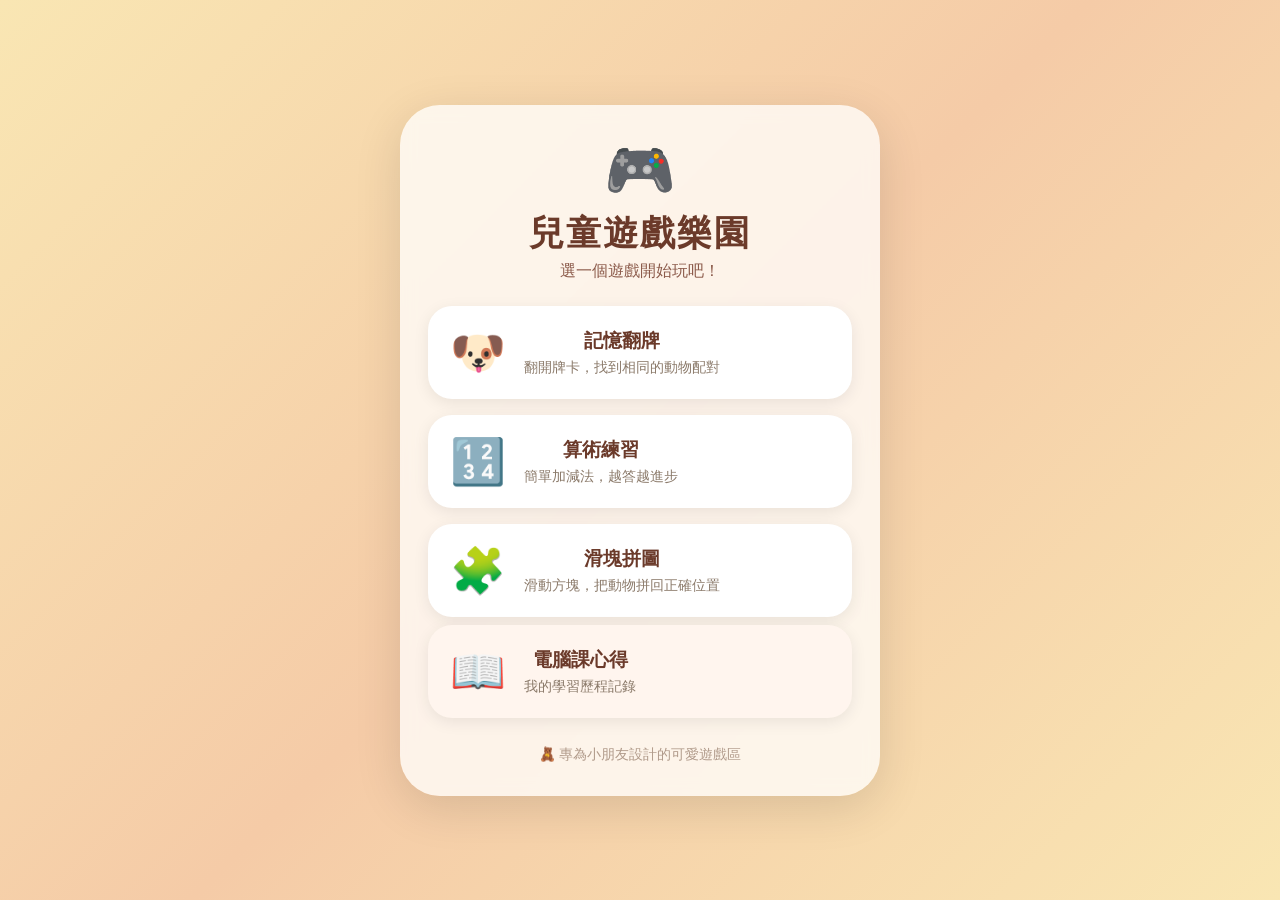
<file: index.html>
<!DOCTYPE html>
<html lang="zh-TW">
<head>
<meta charset="UTF-8">
<meta name="viewport" content="width=device-width, initial-scale=1.0">
<title>🎮 兒童遊戲樂園</title>
<link rel="stylesheet" href="style.css">
<style>
  .container { max-width: 480px; }
  h1 { font-size: 2.2rem; }
  .hero-emoji { font-size: 3.6rem; display: block; margin-bottom: 6px; }
  .game-grid { margin-top: 24px; }
  footer { margin-top: 28px; font-size: 0.85rem; color: #b09a8a; }
</style>
</head>
<body>
<div class="container">
  <span class="hero-emoji">🎮</span>
  <h1>兒童遊戲樂園</h1>
  <p class="subtitle">選一個遊戲開始玩吧！</p>

  <div class="game-grid">
    <a href="memory.html" class="game-card">
      <div class="game-icon">🐶</div>
      <div class="game-info">
        <h2>記憶翻牌</h2>
        <p>翻開牌卡，找到相同的動物配對</p>
      </div>
    </a>
    <a href="math.html" class="game-card">
      <div class="game-icon">🔢</div>
      <div class="game-info">
        <h2>算術練習</h2>
        <p>簡單加減法，越答越進步</p>
      </div>
    </a>
    <a href="puzzle.html" class="game-card">
      <div class="game-icon">🧩</div>
      <div class="game-info">
        <h2>滑塊拼圖</h2>
        <p>滑動方塊，把動物拼回正確位置</p>
      </div>
    </a>
  </div>

  <div class="game-grid" style="margin-top:8px;">
    <a href="journal.html" class="game-card" style="background:#fff5ee;">
      <div class="game-icon">📖</div>
      <div class="game-info">
        <h2>電腦課心得</h2>
        <p>我的學習歷程記錄</p>
      </div>
    </a>
  </div>
  <footer>🧸 專為小朋友設計的可愛遊戲區</footer>
</div>
</body>
</html>
</file>
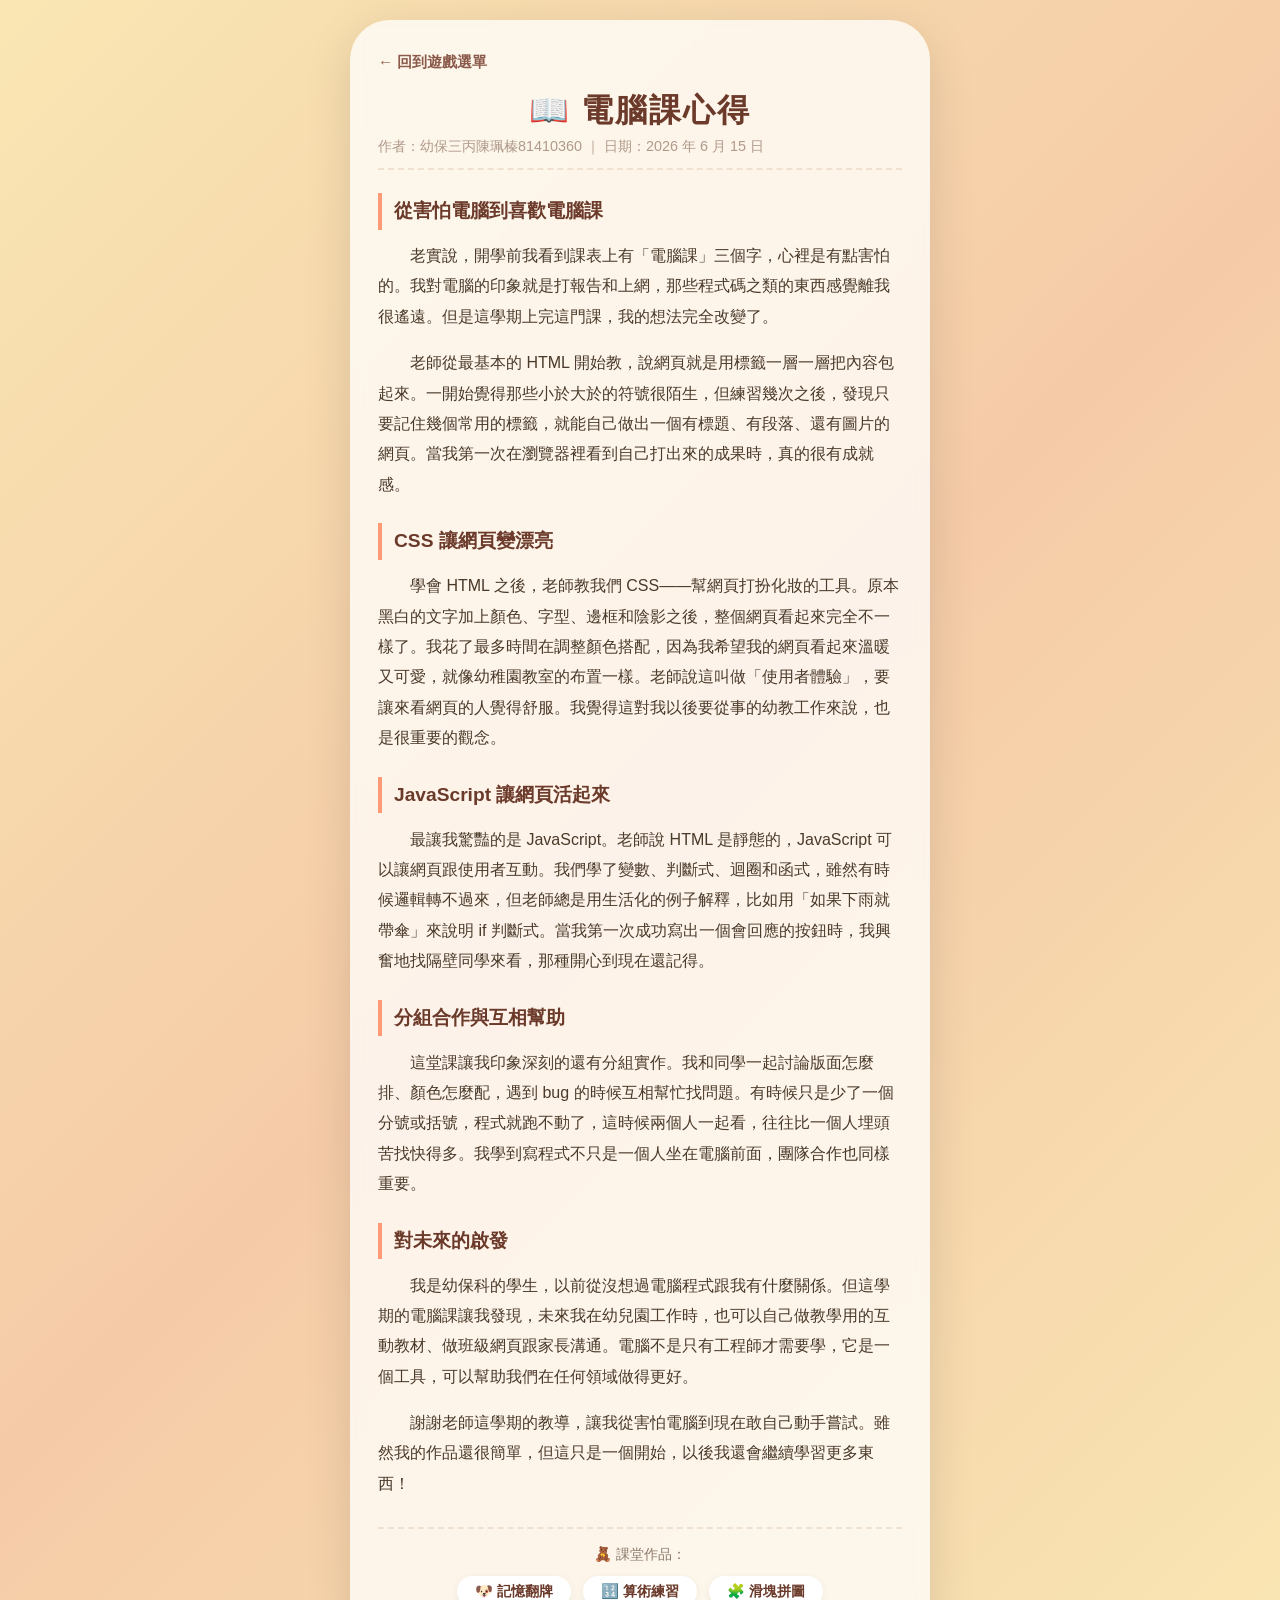
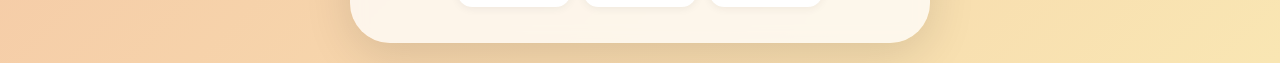
<file: journal.html>
<!DOCTYPE html>
<html lang="zh-TW">
<head>
<meta charset="UTF-8">
<meta name="viewport" content="width=device-width, initial-scale=1.0">
<title>📖 電腦課心得</title>
<link rel="stylesheet" href="style.css">
<style>
  .container { max-width: 580px; }
  .article {
    text-align: left;
    font-size: 1rem;
    line-height: 1.9;
    color: #4a3a2a;
    margin-top: 8px;
  }
  .article p { margin-bottom: 1em; text-indent: 2em; }
  .article h2 {
    font-size: 1.2rem;
    color: #6b3a2a;
    margin: 1.2em 0 0.6em;
    text-indent: 0;
    border-left: 4px solid #ff9a76;
    padding-left: 12px;
  }
  .meta {
    text-align: left;
    font-size: 0.9rem;
    color: #b09a8a;
    margin-bottom: 20px;
    padding-bottom: 12px;
    border-bottom: 2px dashed #f0e0d0;
  }
  .game-links {
    margin-top: 28px;
    padding-top: 16px;
    border-top: 2px dashed #f0e0d0;
  }
  .game-links p {
    font-size: 0.9rem;
    color: #8b7a6a;
    margin-bottom: 8px;
    text-indent: 0;
  }
  .game-links a {
    display: inline-block;
    background: #fff;
    border-radius: 40px;
    padding: 6px 18px;
    margin: 4px;
    text-decoration: none;
    font-size: 0.9rem;
    font-weight: 600;
    color: #6b3a2a;
    box-shadow: 0 2px 8px rgba(0,0,0,0.06);
    transition: transform 0.15s;
  }
  .game-links a:hover { transform: translateY(-2px); }
</style>
</head>
<body>
<div class="container">
  <nav><a href="index.html">← 回到遊戲選單</a></nav>
  <h1>📖 電腦課心得</h1>
  <div class="meta">作者：幼保三丙陳珮榛81410360 ｜ 日期：2026 年 6 月 15 日</div>

  <div class="article">

    <h2>從害怕電腦到喜歡電腦課</h2>
    <p>
      老實說，開學前我看到課表上有「電腦課」三個字，心裡是有點害怕的。我對電腦的印象就是打報告和上網，那些程式碼之類的東西感覺離我很遙遠。但是這學期上完這門課，我的想法完全改變了。
    </p>
    <p>
      老師從最基本的 HTML 開始教，說網頁就是用標籤一層一層把內容包起來。一開始覺得那些小於大於的符號很陌生，但練習幾次之後，發現只要記住幾個常用的標籤，就能自己做出一個有標題、有段落、還有圖片的網頁。當我第一次在瀏覽器裡看到自己打出來的成果時，真的很有成就感。
    </p>

    <h2>CSS 讓網頁變漂亮</h2>
    <p>
      學會 HTML 之後，老師教我們 CSS——幫網頁打扮化妝的工具。原本黑白的文字加上顏色、字型、邊框和陰影之後，整個網頁看起來完全不一樣了。我花了最多時間在調整顏色搭配，因為我希望我的網頁看起來溫暖又可愛，就像幼稚園教室的布置一樣。老師說這叫做「使用者體驗」，要讓來看網頁的人覺得舒服。我覺得這對我以後要從事的幼教工作來說，也是很重要的觀念。
    </p>

    <h2>JavaScript 讓網頁活起來</h2>
    <p>
      最讓我驚豔的是 JavaScript。老師說 HTML 是靜態的，JavaScript 可以讓網頁跟使用者互動。我們學了變數、判斷式、迴圈和函式，雖然有時候邏輯轉不過來，但老師總是用生活化的例子解釋，比如用「如果下雨就帶傘」來說明 if 判斷式。當我第一次成功寫出一個會回應的按鈕時，我興奮地找隔壁同學來看，那種開心到現在還記得。
    </p>

    <h2>分組合作與互相幫助</h2>
    <p>
      這堂課讓我印象深刻的還有分組實作。我和同學一起討論版面怎麼排、顏色怎麼配，遇到 bug 的時候互相幫忙找問題。有時候只是少了一個分號或括號，程式就跑不動了，這時候兩個人一起看，往往比一個人埋頭苦找快得多。我學到寫程式不只是一個人坐在電腦前面，團隊合作也同樣重要。
    </p>

    <h2>對未來的啟發</h2>
    <p>
      我是幼保科的學生，以前從沒想過電腦程式跟我有什麼關係。但這學期的電腦課讓我發現，未來我在幼兒園工作時，也可以自己做教學用的互動教材、做班級網頁跟家長溝通。電腦不是只有工程師才需要學，它是一個工具，可以幫助我們在任何領域做得更好。
    </p>
    <p>
      謝謝老師這學期的教導，讓我從害怕電腦到現在敢自己動手嘗試。雖然我的作品還很簡單，但這只是一個開始，以後我還會繼續學習更多東西！
    </p>

  </div>

  <div class="game-links">
    <p>🧸 課堂作品：</p>
    <a href="memory.html">🐶 記憶翻牌</a>
    <a href="math.html">🔢 算術練習</a>
    <a href="puzzle.html">🧩 滑塊拼圖</a>
  </div>
</div>
</body>
</html>
</file>
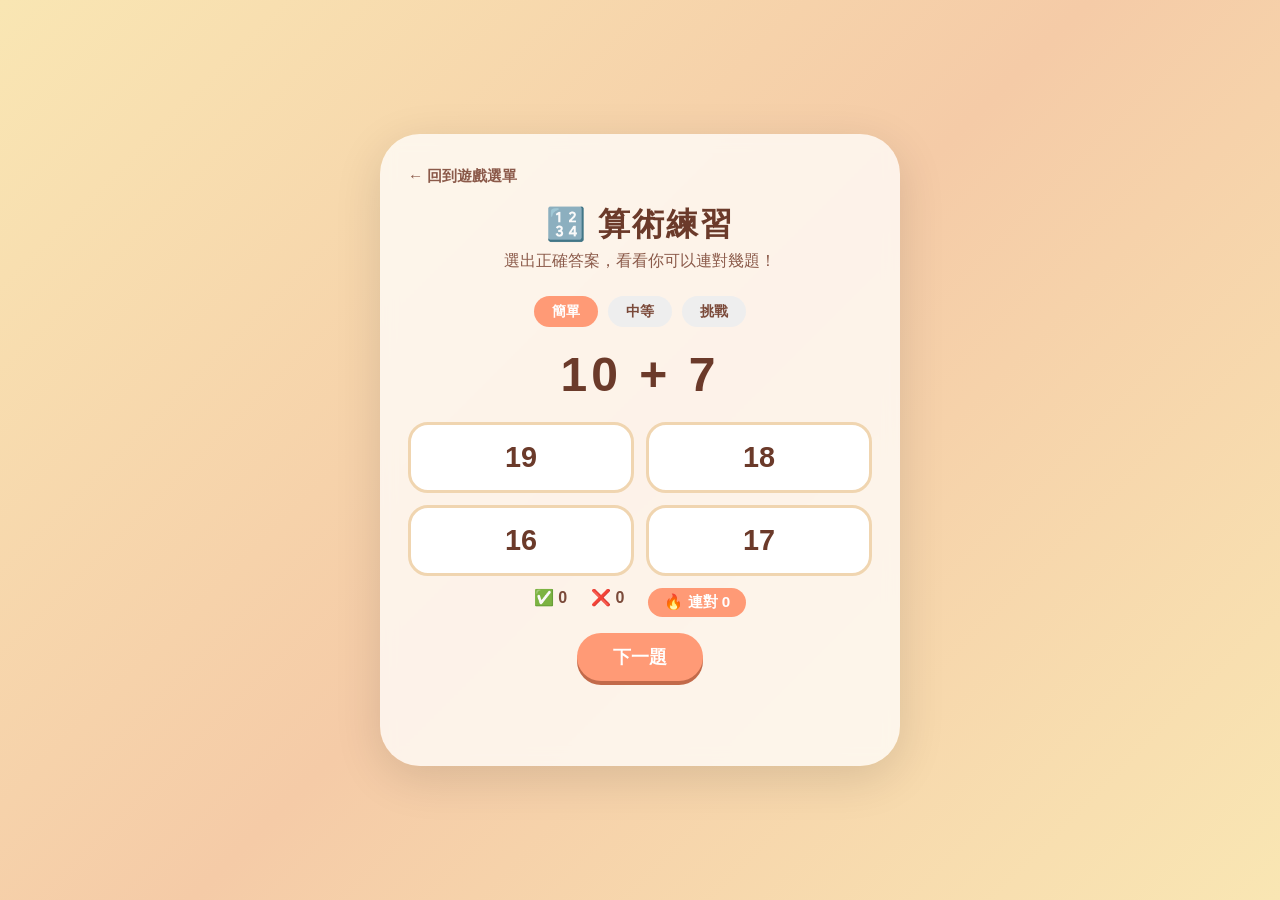
<file: math.html>
<!DOCTYPE html>
<html lang="zh-TW">
<head>
<meta charset="UTF-8">
<meta name="viewport" content="width=device-width, initial-scale=1.0">
<title>🔢 算術練習</title>
<link rel="stylesheet" href="style.css">
<style>
  .question {
    font-size: 3rem;
    font-weight: 800;
    color: #6b3a2a;
    margin: 20px 0;
    letter-spacing: 4px;
  }
  .options {
    display: grid;
    grid-template-columns: 1fr 1fr;
    gap: 12px;
    margin-bottom: 12px;
  }
  .opt-btn {
    background: #fff;
    border: 3px solid #f0d5b0;
    border-radius: 20px;
    padding: 16px;
    font-size: 1.8rem;
    font-weight: 700;
    color: #6b3a2a;
    cursor: pointer;
    transition: all 0.15s;
  }
  .opt-btn:hover { border-color: #ff9a76; background: #fff5ee; }
  .opt-btn:active { transform: scale(0.95); }
  .opt-btn.correct { border-color: #4caf50; background: #e8f5e9; }
  .opt-btn.wrong { border-color: #f44336; background: #ffebee; }
  .score-row {
    display: flex;
    justify-content: center;
    gap: 24px;
    font-size: 1rem;
    color: #7b4a3a;
    font-weight: 600;
    margin-bottom: 16px;
  }
  .streak {
    background: #ff9a76;
    color: #fff;
    border-radius: 40px;
    padding: 4px 16px;
    font-size: 0.95rem;
    font-weight: 700;
  }
  .select-diff {
    display: flex;
    justify-content: center;
    gap: 10px;
    margin-bottom: 12px;
  }
  .diff-btn {
    background: #eee;
    border: none;
    border-radius: 30px;
    padding: 6px 18px;
    font-size: 0.9rem;
    font-weight: 600;
    color: #7b4a3a;
    cursor: pointer;
  }
  .diff-btn.active { background: #ff9a76; color: #fff; }
</style>
</head>
<body>
<div class="container">
  <nav><a href="index.html">← 回到遊戲選單</a></nav>
  <h1>🔢 算術練習</h1>
  <p class="subtitle">選出正確答案，看看你可以連對幾題！</p>

  <div class="select-diff">
    <button class="diff-btn active" data-diff="easy">簡單</button>
    <button class="diff-btn" data-diff="medium">中等</button>
    <button class="diff-btn" data-diff="hard">挑戰</button>
  </div>

  <div class="question" id="question">3 + 5</div>
  <div class="options" id="options"></div>

  <div class="score-row">
    <span>✅ <span id="correct">0</span></span>
    <span>❌ <span id="wrong">0</span></span>
    <span class="streak" id="streak">🔥 連對 0</span>
  </div>
  <button class="btn" id="nextBtn">下一題</button>
  <div class="msg" id="msg"></div>
</div>
<script>
  let difficulty = 'easy';
  let totalCorrect = 0, totalWrong = 0, streak = 0;
  let currentAnswer = 0;
  let answered = false;

  function genQuestion(diff) {
    let a, b, op;
    const max = diff === 'easy' ? 10 : diff === 'medium' ? 30 : 50;
    a = Math.floor(Math.random() * max) + 1;
    if (diff === 'hard' && Math.random() < 0.4) {
      b = Math.floor(Math.random() * a) + 1;
      op = '-';
    } else {
      b = Math.floor(Math.random() * max) + 1;
      op = Math.random() < 0.5 ? '+' : '-';
    }
    if (op === '-' && a < b) [a, b] = [b, a];
    currentAnswer = op === '+' ? a + b : a - b;
    return `${a} ${op} ${b}`;
  }

  function genOptions(correct) {
    const opts = new Set([correct]);
    while (opts.size < 4) {
      let offset = Math.floor(Math.random() * 7) - 3;
      if (offset === 0) offset = 1;
      let v = correct + offset;
      if (v >= 0) opts.add(v);
    }
    return [...opts].sort(() => Math.random() - 0.5);
  }

  function newQuestion() {
    answered = false;
    document.getElementById('msg').textContent = '';
    const q = genQuestion(difficulty);
    document.getElementById('question').textContent = q;
    const opts = genOptions(currentAnswer);
    const container = document.getElementById('options');
    container.innerHTML = '';
    opts.forEach(v => {
      const btn = document.createElement('button');
      btn.className = 'opt-btn';
      btn.textContent = v;
      btn.addEventListener('click', () => handleAnswer(btn, v));
      container.appendChild(btn);
    });
  }

  function handleAnswer(btn, val) {
    if (answered) return;
    answered = true;
    if (val === currentAnswer) {
      btn.classList.add('correct');
      totalCorrect++;
      streak++;
      document.getElementById('correct').textContent = totalCorrect;
      document.getElementById('streak').textContent = '🔥 連對 ' + streak;
    } else {
      btn.classList.add('wrong');
      totalWrong++;
      streak = 0;
      document.getElementById('wrong').textContent = totalWrong;
      document.getElementById('streak').textContent = '🔥 連對 0';
      document.querySelectorAll('.opt-btn').forEach(b => {
        if (parseInt(b.textContent) === currentAnswer) b.classList.add('correct');
      });
    }
  }

  document.getElementById('nextBtn').addEventListener('click', newQuestion);
  document.querySelectorAll('.diff-btn').forEach(btn => {
    btn.addEventListener('click', () => {
      document.querySelectorAll('.diff-btn').forEach(b => b.classList.remove('active'));
      btn.classList.add('active');
      difficulty = btn.dataset.diff;
      totalCorrect = 0; totalWrong = 0; streak = 0;
      document.getElementById('correct').textContent = '0';
      document.getElementById('wrong').textContent = '0';
      document.getElementById('streak').textContent = '🔥 連對 0';
      newQuestion();
    });
  });

  newQuestion();
</script>
</body>
</html>
</file>
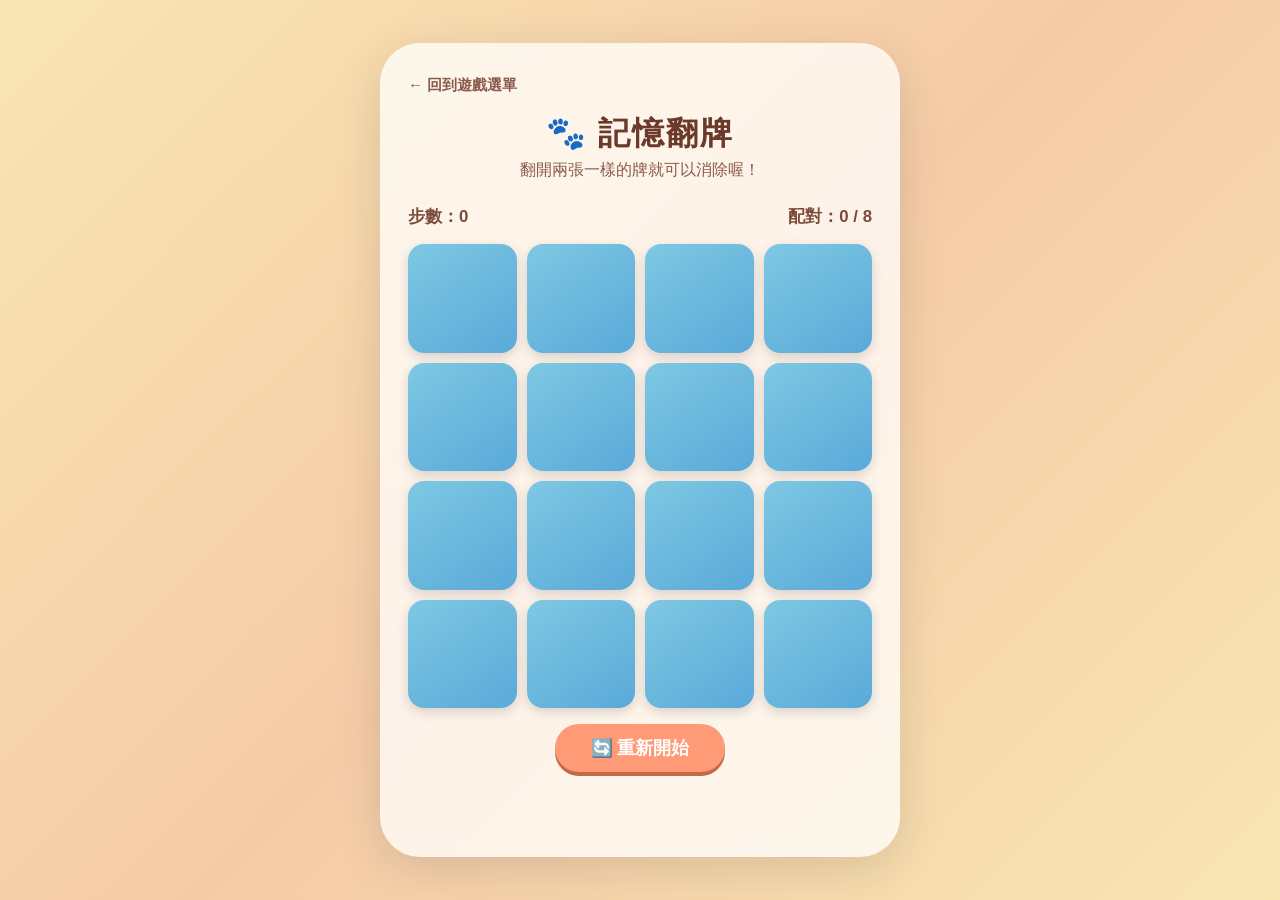
<file: memory.html>
<!DOCTYPE html>
<html lang="zh-TW">
<head>
<meta charset="UTF-8">
<meta name="viewport" content="width=device-width, initial-scale=1.0">
<title>🐶 記憶翻牌</title>
<link rel="stylesheet" href="style.css">
<style>
  .grid {
    display: grid;
    grid-template-columns: repeat(4, 1fr);
    gap: 10px;
    margin-bottom: 16px;
  }
  .card {
    aspect-ratio: 1;
    border: none;
    border-radius: 16px;
    font-size: 2.4rem;
    cursor: pointer;
    transition: transform 0.25s ease, box-shadow 0.25s ease;
    background: linear-gradient(145deg, #7ec8e3, #5aa9d9);
    box-shadow: 0 4px 12px rgba(0,0,0,0.15);
    display: flex;
    align-items: center;
    justify-content: center;
    color: transparent;
    user-select: none;
  }
  .card:active:not(.matched):not(.flipped) { transform: scale(0.94); }
  .card.flipped, .card.matched {
    background: #fff;
    box-shadow: 0 2px 8px rgba(0,0,0,0.1);
    color: #333;
    cursor: default;
  }
  .card.matched {
    background: #c8f7c5;
    cursor: default;
    pointer-events: none;
  }
  @media (max-width: 400px) { .card { font-size: 1.8rem; } }
</style>
</head>
<body>
<div class="container">
  <nav><a href="index.html">← 回到遊戲選單</a></nav>
  <h1>🐾 記憶翻牌</h1>
  <p class="subtitle">翻開兩張一樣的牌就可以消除喔！</p>
  <div class="info-bar">
    <span>步數：<span id="moves">0</span></span>
    <span>配對：<span id="pairs">0</span> / 8</span>
  </div>
  <div class="grid" id="grid"></div>
  <button class="btn" id="restartBtn">🔄 重新開始</button>
  <div class="msg" id="winMsg"></div>
</div>
<script>
  const EMOJIS = ['🐶','🐱','🐼','🐸','🐰','🦊','🐯','🐮'];
  let cards = [], flipped = [], matched = 0, moves = 0, lock = false;

  function shuffle(a) {
    for (let i = a.length - 1; i > 0; i--) {
      const j = Math.floor(Math.random() * (i + 1));
      [a[i], a[j]] = [a[j], a[i]];
    }
    return a;
  }

  function init() {
    const grid = document.getElementById('grid');
    grid.innerHTML = '';
    flipped = []; matched = 0; moves = 0; lock = false;
    document.getElementById('moves').textContent = '0';
    document.getElementById('pairs').textContent = '0';
    document.getElementById('winMsg').textContent = '';
    cards = shuffle([...EMOJIS, ...EMOJIS]);
    cards.forEach((emoji, i) => {
      const btn = document.createElement('button');
      btn.className = 'card';
      btn.dataset.index = i;
      btn.addEventListener('click', () => flip(i));
      grid.appendChild(btn);
    });
  }

  function flip(i) {
    if (lock) return;
    const btn = document.querySelectorAll('.card')[i];
    if (btn.classList.contains('flipped') || btn.classList.contains('matched')) return;
    if (flipped.length === 2) return;
    btn.classList.add('flipped');
    btn.textContent = cards[i];
    flipped.push(i);
    if (flipped.length === 2) {
      moves++;
      document.getElementById('moves').textContent = moves;
      checkMatch();
    }
  }

  function checkMatch() {
    const [a, b] = flipped;
    const btns = document.querySelectorAll('.card');
    if (cards[a] === cards[b]) {
      btns[a].classList.remove('flipped');
      btns[a].classList.add('matched');
      btns[b].classList.remove('flipped');
      btns[b].classList.add('matched');
      matched++;
      document.getElementById('pairs').textContent = matched;
      flipped = [];
      if (matched === 8) {
        document.getElementById('winMsg').textContent = '🎉 你贏了！太棒啦！';
      }
    } else {
      lock = true;
      setTimeout(() => {
        btns[a].classList.remove('flipped');
        btns[a].textContent = '';
        btns[b].classList.remove('flipped');
        btns[b].textContent = '';
        flipped = [];
        lock = false;
      }, 700);
    }
  }

  document.getElementById('restartBtn').addEventListener('click', init);
  init();
</script>
</body>
</html>
</file>
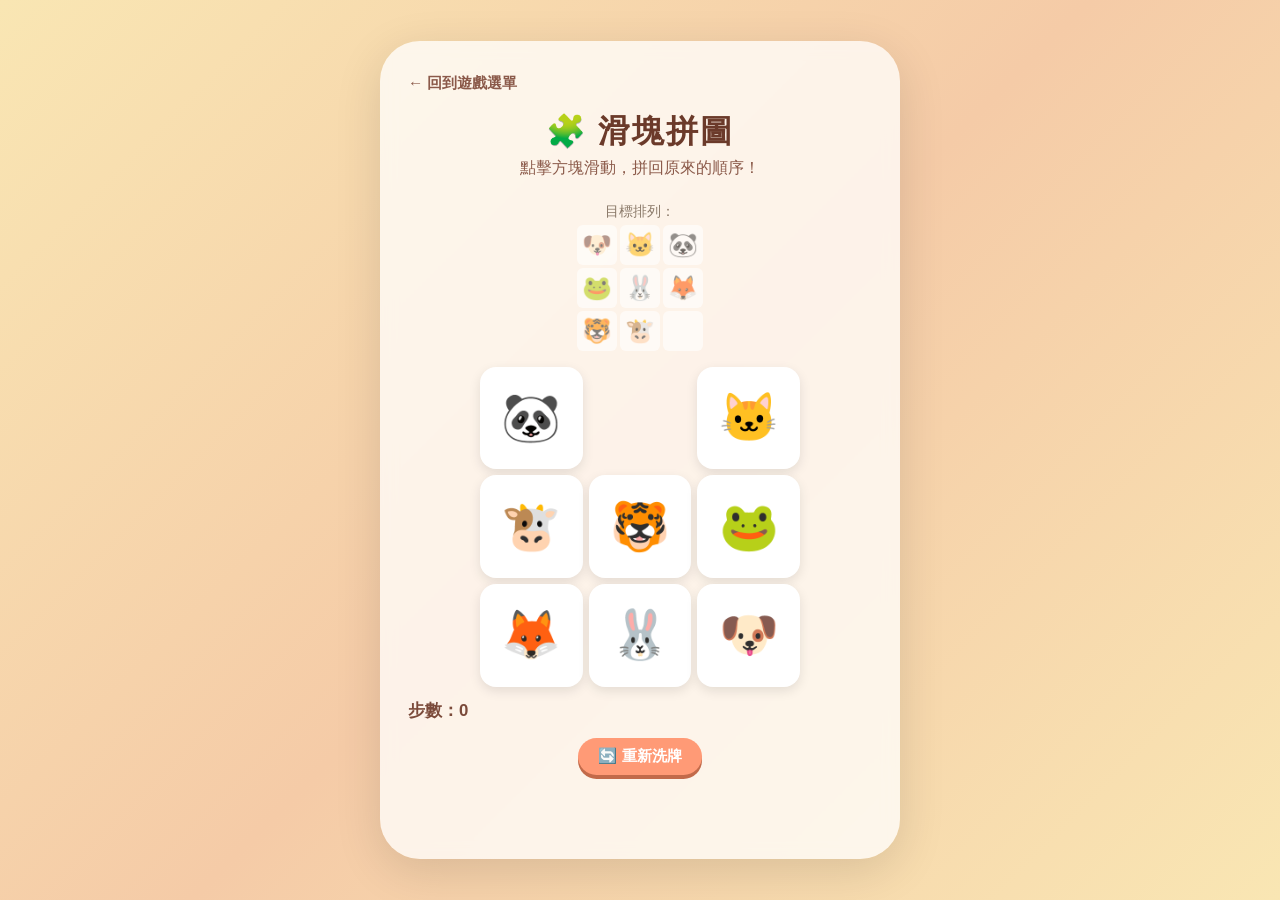
<file: puzzle.html>
<!DOCTYPE html>
<html lang="zh-TW">
<head>
<meta charset="UTF-8">
<meta name="viewport" content="width=device-width, initial-scale=1.0">
<title>🧩 滑塊拼圖</title>
<link rel="stylesheet" href="style.css">
<style>
  .puzzle-wrapper {
    display: flex;
    flex-direction: column;
    align-items: center;
    margin-bottom: 12px;
  }
  .preview {
    display: grid;
    grid-template-columns: repeat(3, 40px);
    gap: 3px;
    margin-bottom: 16px;
    opacity: 0.6;
  }
  .preview div {
    width: 40px;
    height: 40px;
    background: #fff;
    border-radius: 6px;
    font-size: 1.5rem;
    display: flex;
    align-items: center;
    justify-content: center;
  }
  .puzzle-grid {
    display: grid;
    grid-template-columns: repeat(3, 1fr);
    gap: 6px;
    width: 100%;
    max-width: 320px;
  }
  .tile {
    aspect-ratio: 1;
    border: none;
    border-radius: 16px;
    font-size: 3rem;
    cursor: pointer;
    background: #fff;
    box-shadow: 0 4px 12px rgba(0,0,0,0.1);
    display: flex;
    align-items: center;
    justify-content: center;
    transition: transform 0.12s;
  }
  .tile:active:not(.empty) { transform: scale(0.92); }
  .tile.empty {
    background: transparent;
    box-shadow: none;
    cursor: default;
    pointer-events: none;
  }
  .info-bar { margin-top: 8px; }
  .controls {
    display: flex;
    gap: 10px;
    justify-content: center;
    flex-wrap: wrap;
    margin-top: 8px;
  }
  .hint {
    background: #f0d5b0;
    border-radius: 20px;
    padding: 6px 16px;
    font-size: 0.85rem;
    color: #6b3a2a;
    margin-bottom: 12px;
  }
  .tile.correct-pos {
    box-shadow: 0 0 0 3px #c8f7c5;
  }
</style>
</head>
<body>
<div class="container">
  <nav><a href="index.html">← 回到遊戲選單</a></nav>
  <h1>🧩 滑塊拼圖</h1>
  <p class="subtitle">點擊方塊滑動，拼回原來的順序！</p>

  <div class="puzzle-wrapper">
    <div style="font-size:0.85rem;color:#8b7a6a;margin-bottom:4px;">目標排列：</div>
    <div class="preview" id="preview"></div>
    <div class="puzzle-grid" id="puzzle"></div>
  </div>

  <div class="info-bar">
    <span>步數：<span id="moves">0</span></span>
  </div>
  <div class="controls">
    <button class="btn btn-small" id="restartBtn">🔄 重新洗牌</button>
  </div>
  <div class="msg" id="winMsg"></div>
</div>
<script>
  const TARGET = ['🐶','🐱','🐼','🐸','🐰','🦊','🐯','🐮',''];
  const SIZE = 3;

  let board = [];
  let moves = 0;

  function shuffleBoard() {
    do {
      const arr = [...TARGET];
      for (let i = arr.length - 1; i > 0; i--) {
        const j = Math.floor(Math.random() * (i + 1));
        [arr[i], arr[j]] = [arr[j], arr[i]];
      }
      board = arr;
    } while (!isSolvable(board) || isSolved(board));
  }

  function isSolvable(arr) {
    let inv = 0;
    const flat = arr.filter(v => v !== '').map(v => TARGET.indexOf(v));
    for (let i = 0; i < flat.length; i++)
      for (let j = i + 1; j < flat.length; j++)
        if (flat[i] > flat[j]) inv++;
    const emptyRow = Math.floor(arr.indexOf('') / SIZE);
    const gridSize = SIZE;
    if (gridSize % 2 === 1) return inv % 2 === 0;
    return (inv + emptyRow) % 2 === 1;
  }

  function isSolved(arr) {
    return arr.every((v, i) => v === TARGET[i]);
  }

  function getEmpty() {
    return board.indexOf('');
  }

  function canMove(idx) {
    const empty = getEmpty();
    const er = Math.floor(empty / SIZE), ec = empty % SIZE;
    const ir = Math.floor(idx / SIZE), ic = idx % SIZE;
    return (Math.abs(er - ir) + Math.abs(ec - ic)) === 1;
  }

  function moveTile(idx) {
    if (!canMove(idx)) return false;
    const empty = getEmpty();
    [board[idx], board[empty]] = [board[empty], board[idx]];
    moves++;
    document.getElementById('moves').textContent = moves;
    render();
    if (isSolved(board)) {
      document.getElementById('winMsg').textContent = '🎉 拼好了！你好厲害！';
    }
    return true;
  }

  function render() {
    const grid = document.getElementById('puzzle');
    grid.innerHTML = '';
    board.forEach((v, i) => {
      const btn = document.createElement('button');
      btn.className = 'tile' + (v === '' ? ' empty' : '');
      btn.textContent = v;
      if (v !== '') {
        const solvedPos = TARGET.indexOf(v);
        if (i === solvedPos) btn.classList.add('correct-pos');
        btn.addEventListener('click', () => moveTile(i));
      }
      grid.appendChild(btn);
    });
  }

  function renderPreview() {
    const p = document.getElementById('preview');
    p.innerHTML = '';
    TARGET.forEach(v => {
      const d = document.createElement('div');
      d.textContent = v;
      p.appendChild(d);
    });
  }

  function init() {
    moves = 0;
    document.getElementById('moves').textContent = '0';
    document.getElementById('winMsg').textContent = '';
    shuffleBoard();
    render();
    renderPreview();
  }

  document.getElementById('restartBtn').addEventListener('click', init);
  init();
</script>
</body>
</html>
</file>
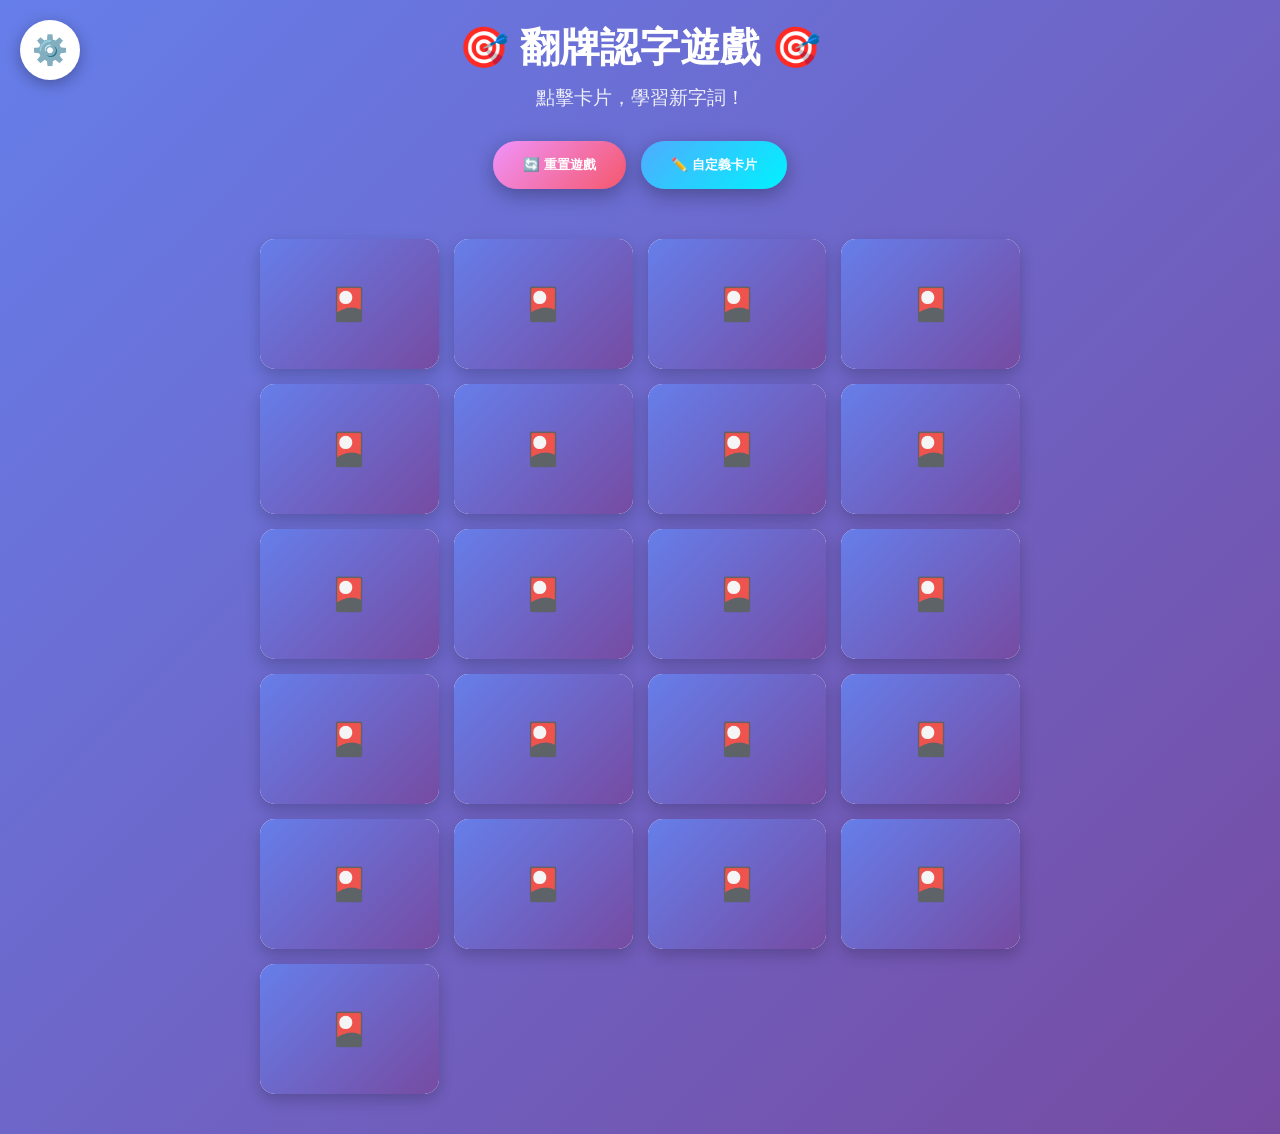
<file: 幼兒index.html>
<!DOCTYPE html>
<html lang="zh-HK">
<head>
<meta charset="UTF-8">
<meta name="viewport" content="width=device-width, initial-scale=1.0">
<title>翻牌認字遊戲 🎮</title>
<style>
*{margin:0;padding:0;box-sizing:border-box}body{font-family:'Comic Sans MS','Microsoft JhengHei',cursive,sans-serif;background:linear-gradient(135deg,#667eea,#764ba2);min-height:100vh;padding:20px}.container{max-width:1200px;margin:0 auto}header{text-align:center;margin-bottom:30px;color:white}h1{font-size:2.5rem;margin-bottom:10px}.subtitle{font-size:1.2rem;opacity:0.9}.controls{display:flex;justify-content:center;gap:15px;margin-bottom:30px}.btn{padding:15px 30px;border:none;border-radius:50px;cursor:pointer;font-weight:bold;box-shadow:0 6px 20px rgba(0,0,0,0.3)}.btn-reset{background:linear-gradient(135deg,#f093fb,#f5576c);color:white}.btn-custom{background:linear-gradient(135deg,#4facfe,#00f2fe);color:white}.btn:hover{transform:translateY(-3px)}.cards-grid{display:grid;grid-template-columns:repeat(4,1fr);gap:15px;padding:20px;max-width:800px;margin:0 auto}.card{background:white;border-radius:15px;height:130px;perspective:1000px;cursor:pointer;box-shadow:0 6px 15px rgba(0,0,0,0.2);position:relative}.card-inner{position:relative;width:100%;height:100%;transition:transform 0.6s;transform-style:preserve-3d}.card.flipped .card-inner{transform:rotateY(180deg)}.card-front,.card-back{position:absolute;width:100%;height:100%;backface-visibility:hidden;display:flex;align-items:center;justify-content:center;border-radius:15px}.card-front{background:linear-gradient(135deg,#667eea,#764ba2);color:white;font-size:2rem;overflow:hidden}.card-front img{width:100%;height:100%;object-fit:cover}.card-back{background:white;transform:rotateY(180deg);font-size:1.8rem;font-weight:bold;color:#333}.card-back img{max-width:90%;max-height:90%;object-fit:contain}.admin-btn{position:fixed;top:20px;left:20px;background:white;border:none;width:60px;height:60px;border-radius:50%;font-size:1.8rem;cursor:pointer;box-shadow:0 4px 15px rgba(0,0,0,0.3);z-index:1000}.admin-indicator{display:none;position:fixed;top:90px;left:20px;background:#ff6b6b;color:white;padding:10px 20px;border-radius:20px;font-weight:bold;z-index:999}.admin-indicator.show{display:block}.upload-btn{position:absolute;bottom:10px;right:10px;background:#4facfe;color:white;border:none;padding:8px 15px;border-radius:20px;font-size:0.9rem;cursor:pointer;z-index:10}.modal{display:none;position:fixed;top:0;left:0;width:100%;height:100%;background:rgba(0,0,0,0.5);z-index:2000;justify-content:center;align-items:center}.modal.active{display:flex}.modal-content{background:white;border-radius:20px;padding:30px;max-width:500px;width:90%}.modal-header{text-align:center;margin-bottom:20px}.modal-header h2{color:#667eea}.form-group{margin-bottom:15px}.form-group label{display:block;margin-bottom:5px;font-weight:bold}.form-group select,.form-group input,.form-group textarea{width:100%;padding:10px;border:2px solid #ddd;border-radius:10px}.color-picker{display:flex;gap:10px;flex-wrap:wrap;margin-top:5px}.color-option{width:30px;height:30px;border-radius:50%;cursor:pointer;border:3px solid transparent}.color-option.selected{border-color:#333}.card-preview{background:#f5f5f5;border-radius:10px;padding:20px;text-align:center;min-height:100px;display:flex;align-items:center;justify-content:center}.card-preview img{max-width:100%;max-height:100px}.modal-footer{display:flex;gap:10px;margin-top:20px}.btn-save{background:linear-gradient(135deg,#4ecdc4,#44a08d);color:white;flex:1}.btn-close{background:linear-gradient(135deg,#ff6b6b,#ee5a6f);color:white;flex:1}.preview-row{display:flex;gap:10px}.preview-col{flex:1;text-align:center}.preview-col h4{margin-bottom:5px;font-size:0.9rem;color:#666}
</style>
</head>
<body>
<button class="admin-btn" id="adminBtn" title="管理員設定">⚙️</button>
<div class="admin-indicator" id="adminIndicator">🔧 管理員模式</div>
<div class="container">
<header><h1>🎯 翻牌認字遊戲 🎯</h1><p class="subtitle">點擊卡片，學習新字詞！</p></header>
<div class="controls">
<button class="btn btn-reset" id="btnReset">🔄 重置遊戲</button>
<button class="btn btn-custom" id="btnCustom">✏️ 自定義卡片</button>
<button class="btn" id="btnExit" style="background:linear-gradient(135deg,#f093fb,#f5576c);color:white;display:none">❌ 退出管理員</button>
</div>
<div class="cards-grid" id="cardsGrid"></div>
</div>
<div class="modal" id="customModal">
<div class="modal-content">
<div class="modal-header"><h2>✏️ 自定義卡片</h2></div>
<div class="form-group"><label>選擇卡片：</label><select id="cardNumber"></select></div>
<div class="form-group"><label>正面圖片：</label><input type="file" id="frontUpload" accept="image/*" onchange="handleFrontUpload(event)"><div id="frontPreview" style="margin-top:10px;text-align:center"></div></div>
<div class="form-group"><label>背面類型：</label><select id="contentType" onchange="toggleContentType()"><option value="text">文字</option><option value="image">圖片</option></select></div>
<div class="form-group" id="textGroup"><label>文字內容：</label><textarea id="textContent" rows="3"></textarea><label style="margin-top:10px">顏色：</label><div class="color-picker" id="colorPicker"></div></div>
<div class="form-group" id="imageGroup" style="display:none"><label>選擇圖片：</label><input type="file" id="imageUpload" accept="image/*"></div>
<div class="form-group"><label>預覽：</label><div class="preview-row"><div class="preview-col"><h4>正面</h4><div id="previewFront" style="background:#667eea;border-radius:10px;height:80px;display:flex;align-items:center;justify-content:center;color:white;font-size:2rem">🎴</div></div><div class="preview-col"><h4>背面</h4><div id="previewBack" style="background:#f5f5f5;border-radius:10px;height:80px;display:flex;align-items:center;justify-content:center;font-size:2rem">?</div></div></div></div>
<div class="modal-footer"><button class="btn btn-save" id="btnSave">💾 儲存</button><button class="btn btn-close" id="btnClose">❌ 關閉</button></div>
</div>
</div>
<script>
(function(){
const defaultConfig={cards:[{type:'text',content:'貓',color:'#FF6B6B',front:null},{type:'text',content:'狗',color:'#4ECDC4',front:null},{type:'text',content:'鳥',color:'#45B7D1',front:null},{type:'text',content:'魚',color:'#96CEB4',front:null},{type:'text',content:'花',color:'#FFEAA7',front:null},{type:'text',content:'樹',color:'#DDA0DD',front:null},{type:'text',content:'日',color:'#FFB6C1',front:null},{type:'text',content:'月',color:'#87CEEB',front:null},{type:'text',content:'星',color:'#F0E68C',front:null},{type:'text',content:'雲',color:'#B0E0E6',front:null},{type:'text',content:'山',color:'#98D8C8',front:null},{type:'text',content:'水',color:'#F7DC6F',front:null},{type:'text',content:'火',color:'#E74C3C',front:null},{type:'text',content:'土',color:'#8B4513',front:null},{type:'text',content:'風',color:'#A9DFBF',front:null},{type:'text',content:'雨',color:'#5DADE2',front:null},{type:'text',content:'葉',color:'#27AE60',front:null},{type:'text',content:'石',color:'#95A5A6',front:null},{type:'text',content:'沙',color:'#F4D03F',front:null},{type:'text',content:'蟲',color:'#BB8FCE',front:null},{type:'text',content:'果',color:'#F1948A',front:null}],flipDelay:2000};
let config=JSON.parse(localStorage.getItem('cardGameConfig'))||defaultConfig;
let flipTimeouts=[];
let adminMode=false;
const ADMIN_PASSWORD='admin123';
const colors=['#FF6B6B','#4ECDC4','#45B7D1','#96CEB4','#FFEAA7','#DDA0DD','#FFB6C1','#87CEEB','#F0E68C','#B0E0E6'];
let currentCardIndex=0;

function renderCards(){
  var g=document.getElementById('cardsGrid');
  if(!g)return;
  g.innerHTML='';
  config.cards.forEach(function(card,i){
    var el=document.createElement('div');
    el.className='card';
    if(adminMode)el.classList.add('admin-mode');
    var backContent=card.type==='image'?'<img src="'+card.content+'" style="max-width:90%;max-height:90%;object-fit:contain">':'<span style="color:'+(card.color||'#4ecdc4')+';font-size:2.5rem;font-weight:bold">'+card.content+'</span>';
    var frontHtml=card.front?'<img src="'+card.front+'">':'🎴';
    var html='<div class="card-inner"><div class="card-front">'+frontHtml+'</div><div class="card-back">'+backContent+'</div></div>';
    if(adminMode)html+='<button class="upload-btn" data-index="'+i+'">'+(card.type==='image'?'🔄更換':'📷上傳')+'</button>';
    el.innerHTML=html;
    el.onclick=function(){flipCard(el,i)};
    g.appendChild(el);
  });
  if(adminMode){
    document.querySelectorAll('.upload-btn').forEach(function(btn){
      btn.onclick=function(e){e.stopPropagation();uploadCardImage(parseInt(btn.getAttribute('data-index')))};
    });
  }
}

function flipCard(el,i){
  if(el.classList.contains('flipped')||adminMode)return;
  el.classList.add('flipped');
  if(flipTimeouts[i])clearTimeout(flipTimeouts[i]);
  flipTimeouts[i]=setTimeout(function(){el.classList.remove('flipped');if(i===config.cards.length-1)createConfetti()},config.flipDelay);
}

function resetGame(){
  document.querySelectorAll('.card').forEach(function(c){c.classList.remove('flipped')});
  flipTimeouts.forEach(function(t){clearTimeout(t)});
  flipTimeouts=[];
}

function createConfetti(){
  var colors=['#ff6b6b','#4ecdc4','#45b7d1','#ffeaa7','#dda0dd'];
  for(var i=0;i<30;i++){
    var c=document.createElement('div');
    c.style.cssText='position:fixed;width:10px;height:10px;background:'+colors[Math.floor(Math.random()*colors.length)]+';left:'+Math.random()*100+'vw;top:-10px;z-index:9999;animation:cf '+(2+Math.random()*2)+'s linear forwards';
    document.body.appendChild(c);
    setTimeout(function(){c.remove()},4000);
  }
  var s=document.createElement('style');
  s.textContent='@keyframes cf{to{transform:translateY(100vh) rotate(720deg);opacity:0}}';
  document.head.appendChild(s);
}

function uploadCardImage(i){
  var inp=document.createElement('input');
  inp.type='file';
  inp.accept='image/*';
  inp.onchange=function(e){
    var f=e.target.files[0];
    if(!f||!f.type.startsWith('image/')){alert('請選擇有效的圖片文件');return}
    // 壓縮圖片
    var img=new Image();
    img.onload=function(){
      var canvas=document.createElement('canvas');
      var ctx=canvas.getContext('2d');
      var maxSize=300;
      var w=img.width,h=img.height;
      if(w>h){if(w>maxSize){h*=maxSize/w;w=maxSize}}else{if(h>maxSize){w*=maxSize/h;h=maxSize}}
      canvas.width=w;canvas.height=h;
      ctx.drawImage(img,0,0,w,h);
      var dataUrl=canvas.toDataURL('image/jpeg',0.7);
      config.cards[i]={type:'image',content:dataUrl,color:config.cards[i].color||'#4ecdc4',front:config.cards[i].front||null};
      try{
        localStorage.setItem('cardGameConfig',JSON.stringify(config));
        renderCards();
        alert('✅ 圖片已儲存！(已壓縮)');
      }catch(e){
        alert('⚠️ 儲存空間不足！請清除啲舊圖片');
      }
    };
    img.src=URL.createObjectURL(f);
  };
  inp.click();
}

function toggleAdminMode(){
  var pw=prompt('請輸入管理員密碼：');
  if(pw===ADMIN_PASSWORD){
    adminMode=!adminMode;
    var ind=document.getElementById('adminIndicator');
    var btn=document.getElementById('btnExit');
    if(adminMode){ind.classList.add('show');btn.style.display='inline-block';alert('✅ 進入管理員模式\n💡 點擊卡片上的按鈕直接上傳背面圖片')}
    else{ind.classList.remove('show');btn.style.display='none';alert('✅ 退出管理員模式')}
    renderCards();
  }else if(pw!==null){alert('❌ 密碼錯誤！');}
}

function exitAdminMode(){
  adminMode=false;
  document.getElementById('adminIndicator').classList.remove('show');
  document.getElementById('btnExit').style.display='none';
  renderCards();
}

function openCustomMode(){
  var modal=document.getElementById('customModal');
  modal.classList.add('active');
  var sel=document.getElementById('cardNumber');
  sel.innerHTML='';
  config.cards.forEach(function(_,i){var o=document.createElement('option');o.value=i;o.textContent='卡片 '+(i+1);sel.appendChild(o)});
  initColorPicker();
  loadCardData();
}

function closeModal(){document.getElementById('customModal').classList.remove('active');}

function initColorPicker(){
  var p=document.getElementById('colorPicker');
  if(!p)return;
  p.innerHTML='';
  colors.forEach(function(c){
    var o=document.createElement('div');
    o.className='color-option';
    o.style.backgroundColor=c;
    o.onclick=function(){document.querySelectorAll('.color-option').forEach(function(x){x.classList.remove('selected')});o.classList.add('selected');updatePreview()};
    p.appendChild(o);
  });
}

function loadCardData(){
  var i=parseInt(document.getElementById('cardNumber').value);
  currentCardIndex=i;
  var card=config.cards[i];
  document.getElementById('frontUpload').value='';
  var frontDiv=document.getElementById('frontPreview');
  if(card.front){
    frontDiv.innerHTML='<img src="'+card.front+'" style="max-width:100px;max-height:100px">';
    document.getElementById('previewFront').innerHTML='<img src="'+card.front+'" style="max-width:100%;max-height:100%;object-fit:cover">';
  }else{
    frontDiv.innerHTML='<span style="color:#999">尚未上傳</span>';
    document.getElementById('previewFront').textContent='🎴';
  }
  document.getElementById('contentType').value=card.type||'text';
  toggleContentType();
  if(card.type==='text'){
    document.getElementById('textContent').value=card.content||'';
    var color=card.color||'#4ecdc4';
    document.querySelectorAll('.color-option').forEach(function(opt,idx){if(colors[idx]===color)opt.classList.add('selected');else opt.classList.remove('selected')});
    updatePreview();
  }else{
    document.getElementById('imageUpload').value='';
    document.getElementById('previewBack').innerHTML='<img src="'+card.content+'" style="max-width:100%;max-height:100%;object-fit:contain">';
  }
}

function handleFrontUpload(e){
  var f=e.target.files[0];
  if(!f||!f.type.startsWith('image/')){alert('請選擇有效的圖片文件');return}
  var r=new FileReader();
  r.onload=function(ev){
    var imgData=ev.target.result;
    document.getElementById('frontPreview').innerHTML='<img src="'+imgData+'" style="max-width:100px;max-height:100px">';
    document.getElementById('previewFront').innerHTML='<img src="'+imgData+'" style="max-width:100%;max-height:100%;object-fit:cover">';
  };
  r.readAsDataURL(f);
}

function toggleContentType(){
  var type=document.getElementById('contentType').value;
  document.getElementById('textGroup').style.display=type==='text'?'block':'none';
  document.getElementById('imageGroup').style.display=type==='image'?'block':'none';
  updatePreview();
}

function updatePreview(){
  var type=document.getElementById('contentType').value;
  var backDiv=document.getElementById('previewBack');
  if(type==='text'){
    var txt=document.getElementById('textContent').value||'?';
    var sel=document.querySelector('.color-option.selected');
    var color=sel?sel.style.backgroundColor:'#4ecdc4';
    backDiv.innerHTML='<span style="color:'+color+';font-size:2rem;font-weight:bold">'+txt+'</span>';
  }else{
    var fileInput=document.getElementById('imageUpload');
    if(fileInput.files&&fileInput.files[0]){
      var reader=new FileReader();
      reader.onload=function(e){backDiv.innerHTML='<img src="'+e.target.result+'" style="max-width:100%;max-height:100%;object-fit:contain">';};
      reader.readAsDataURL(fileInput.files[0]);
    }else{
      var existingImg=document.querySelector('#previewBack img');
      if(existingImg)backDiv.innerHTML='<img src="'+existingImg.src+'" style="max-width:100%;max-height:100%;object-fit:contain">';
      else backDiv.textContent='?';
    }
  }
}

function handleImageUpload(e){
  var f=e.target.files[0];
  if(!f||!f.type.startsWith('image/')){alert('請選擇有效的圖片文件');return}
  var r=new FileReader();
  r.onload=function(ev){document.getElementById('previewBack').innerHTML='<img src="'+ev.target.result+'" style="max-width:100%;max-height:100%;object-fit:contain">';};
  r.readAsDataURL(f);
}

function saveCard(){
  var i=parseInt(document.getElementById('cardNumber').value);
  var frontFile=document.getElementById('frontUpload').files[0];
  var type=document.getElementById('contentType').value;
  var card={type,color:'#4ecdc4',front:null};
  
  if(frontFile&&frontFile.type.startsWith('image/')){
    var r=new FileReader();
    r.onload=function(ev){
      card.front=ev.target.result;
      if(type==='text'){
        card.content=document.getElementById('textContent').value||'新字詞';
        var sel=document.querySelector('.color-option.selected');
        if(sel)card.color=sel.style.backgroundColor;
      }else{
        var prevImg=document.querySelector('#previewBack img');
        if(prevImg&&prevImg.src)card.content=prevImg.src;
        else{alert('請先選擇背面圖片！');return}
      }
      config.cards[i]=card;
      try{
        localStorage.setItem('cardGameConfig',JSON.stringify(config));
        renderCards();
        closeModal();
        alert('✅ 已儲存！');
      }catch(e){
        alert('⚠️ 儲存空間不足！');
      }
      createConfetti();
    };
    r.readAsDataURL(frontFile);
  }else{
    if(type==='text'){
      card.content=document.getElementById('textContent').value||'新字詞';
      var sel=document.querySelector('.color-option.selected');
      if(sel)card.color=sel.style.backgroundColor;
    }else{
      var prevImg=document.querySelector('#previewBack img');
      if(prevImg&&prevImg.src)card.content=prevImg.src;
      else{alert('請先選擇背面圖片！');return}
    }
    config.cards[i]=card;
    try{
      localStorage.setItem('cardGameConfig',JSON.stringify(config));
      renderCards();
      closeModal();
      alert('✅ 已儲存！');
    }catch(e){
      alert('⚠️ 儲存空間不足！');
    }
    createConfetti();
  }
}

document.getElementById('adminBtn').onclick=toggleAdminMode;
document.getElementById('btnReset').onclick=resetGame;
document.getElementById('btnCustom').onclick=openCustomMode;
document.getElementById('btnExit').onclick=exitAdminMode;
document.getElementById('btnSave').onclick=saveCard;
document.getElementById('btnClose').onclick=closeModal;
document.getElementById('cardNumber').onchange=loadCardData;
document.getElementById('contentType').onchange=toggleContentType;
document.getElementById('textContent').oninput=updatePreview;
document.getElementById('imageUpload').onchange=handleImageUpload;

renderCards();
})();
</script>
</body>
</html>
</file>
<file: style.css>
* { box-sizing: border-box; margin: 0; padding: 0; }
body {
  min-height: 100vh;
  background: linear-gradient(135deg, #f9e6b3 0%, #f5cba7 50%, #f9e6b3 100%);
  font-family: 'Segoe UI', 'Noto Sans TC', sans-serif;
  display: flex;
  justify-content: center;
  align-items: center;
  padding: 20px;
}
.container {
  background: rgba(255,255,255,0.75);
  backdrop-filter: blur(8px);
  border-radius: 40px;
  padding: 32px 28px;
  box-shadow: 0 12px 48px rgba(0,0,0,0.12);
  max-width: 520px;
  width: 100%;
  text-align: center;
}
h1 {
  font-size: 2rem;
  color: #6b3a2a;
  margin-bottom: 4px;
  letter-spacing: 2px;
}
.subtitle {
  color: #8b5a4a;
  font-size: 1rem;
  margin-bottom: 24px;
}
nav {
  margin-bottom: 16px;
  text-align: left;
}
nav a {
  color: #8b5a4a;
  text-decoration: none;
  font-weight: 600;
  font-size: 0.95rem;
}
nav a:hover { color: #e67e22; }
.game-grid {
  display: grid;
  gap: 16px;
}
.game-card {
  background: #fff;
  border-radius: 24px;
  padding: 20px;
  text-decoration: none;
  color: inherit;
  display: flex;
  align-items: center;
  gap: 16px;
  box-shadow: 0 4px 16px rgba(0,0,0,0.08);
  transition: transform 0.2s, box-shadow 0.2s;
}
.game-card:hover {
  transform: translateY(-4px);
  box-shadow: 0 8px 28px rgba(0,0,0,0.15);
}
.game-icon {
  font-size: 2.8rem;
  flex-shrink: 0;
  width: 60px;
  text-align: center;
}
.game-info h2 {
  font-size: 1.2rem;
  color: #6b3a2a;
  margin-bottom: 4px;
}
.game-info p {
  font-size: 0.9rem;
  color: #8b7a6a;
}
.info-bar {
  display: flex;
  justify-content: space-between;
  font-size: 1.05rem;
  color: #7b4a3a;
  font-weight: 600;
  margin-bottom: 16px;
}
.btn {
  background: #ff9a76;
  border: none;
  border-radius: 40px;
  padding: 12px 36px;
  font-size: 1.1rem;
  font-weight: 700;
  color: #fff;
  cursor: pointer;
  box-shadow: 0 4px 0 #c26a4a;
  transition: all 0.08s linear;
  display: inline-block;
}
.btn:active {
  transform: translateY(4px);
  box-shadow: none;
}
.btn-small {
  padding: 8px 20px;
  font-size: 0.95rem;
}
.msg {
  margin-top: 14px;
  font-size: 1.2rem;
  font-weight: 700;
  color: #e67e22;
  min-height: 2em;
}
</file>
